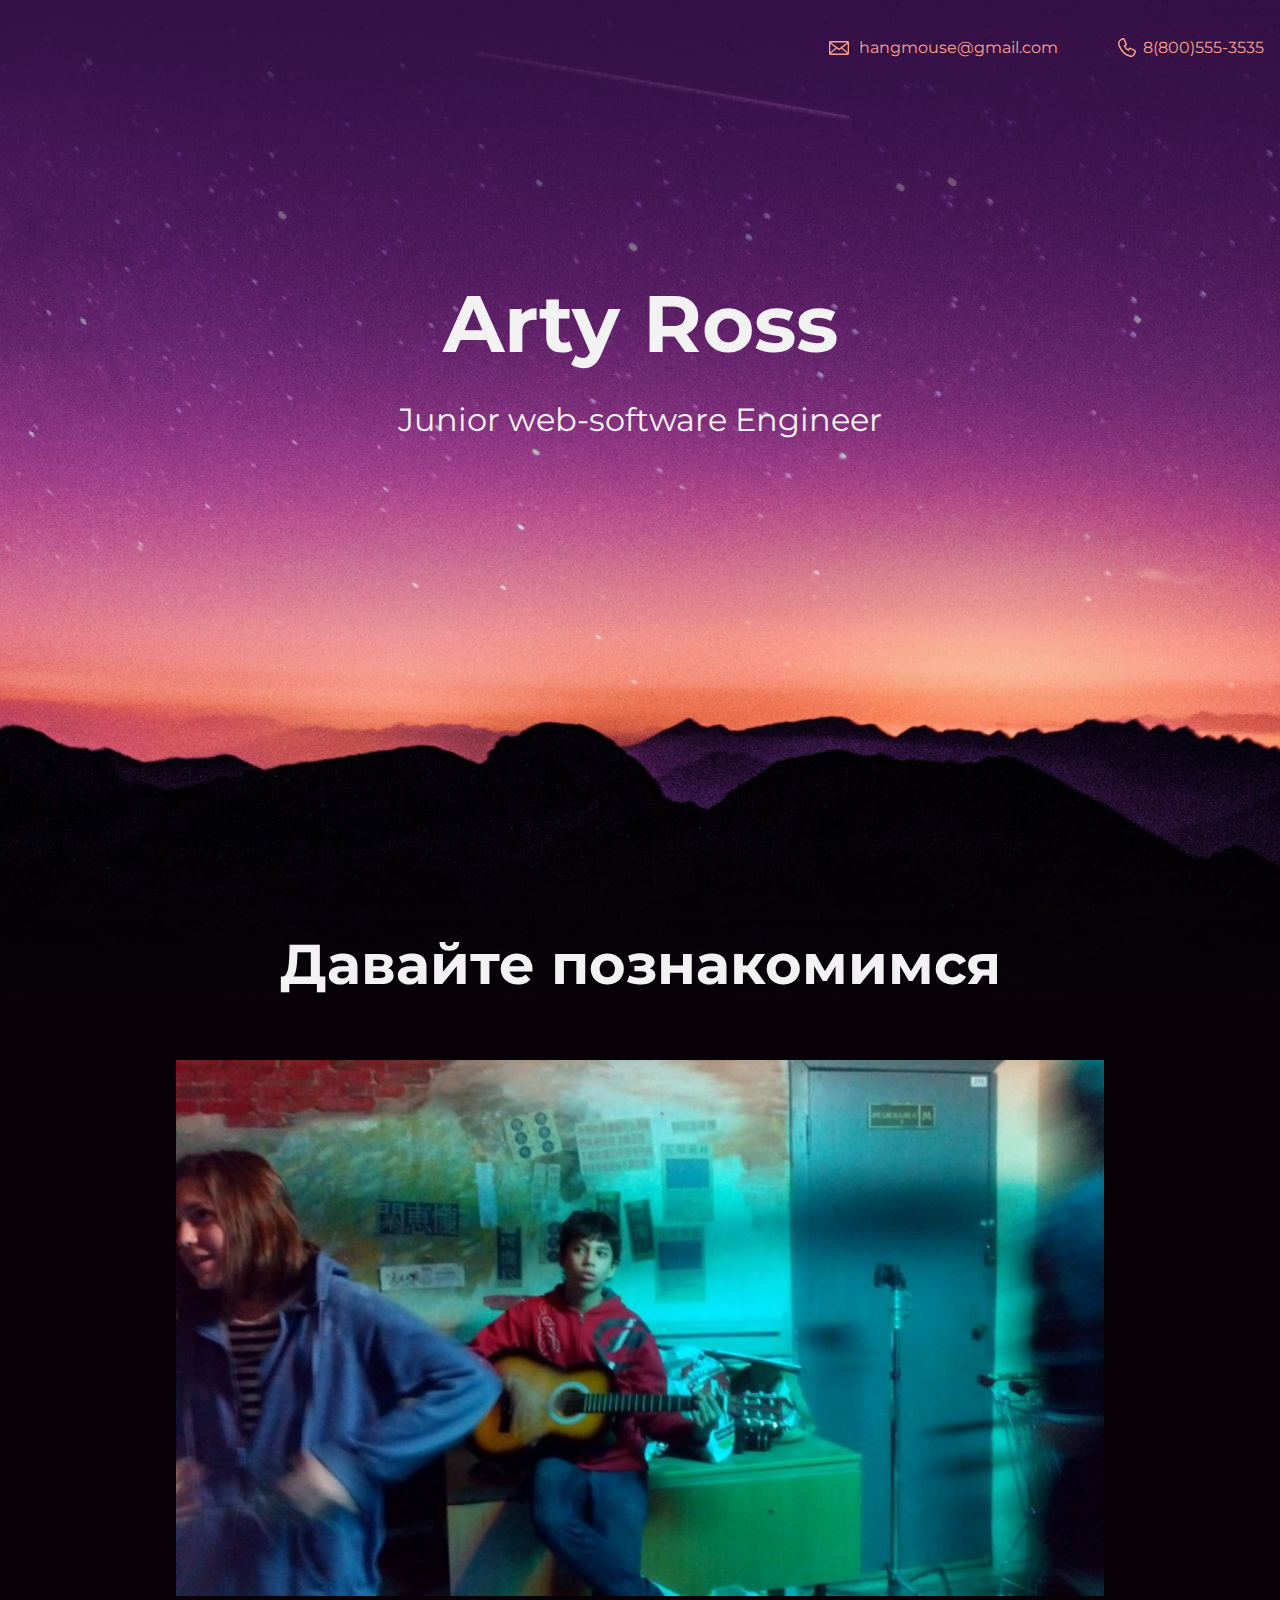
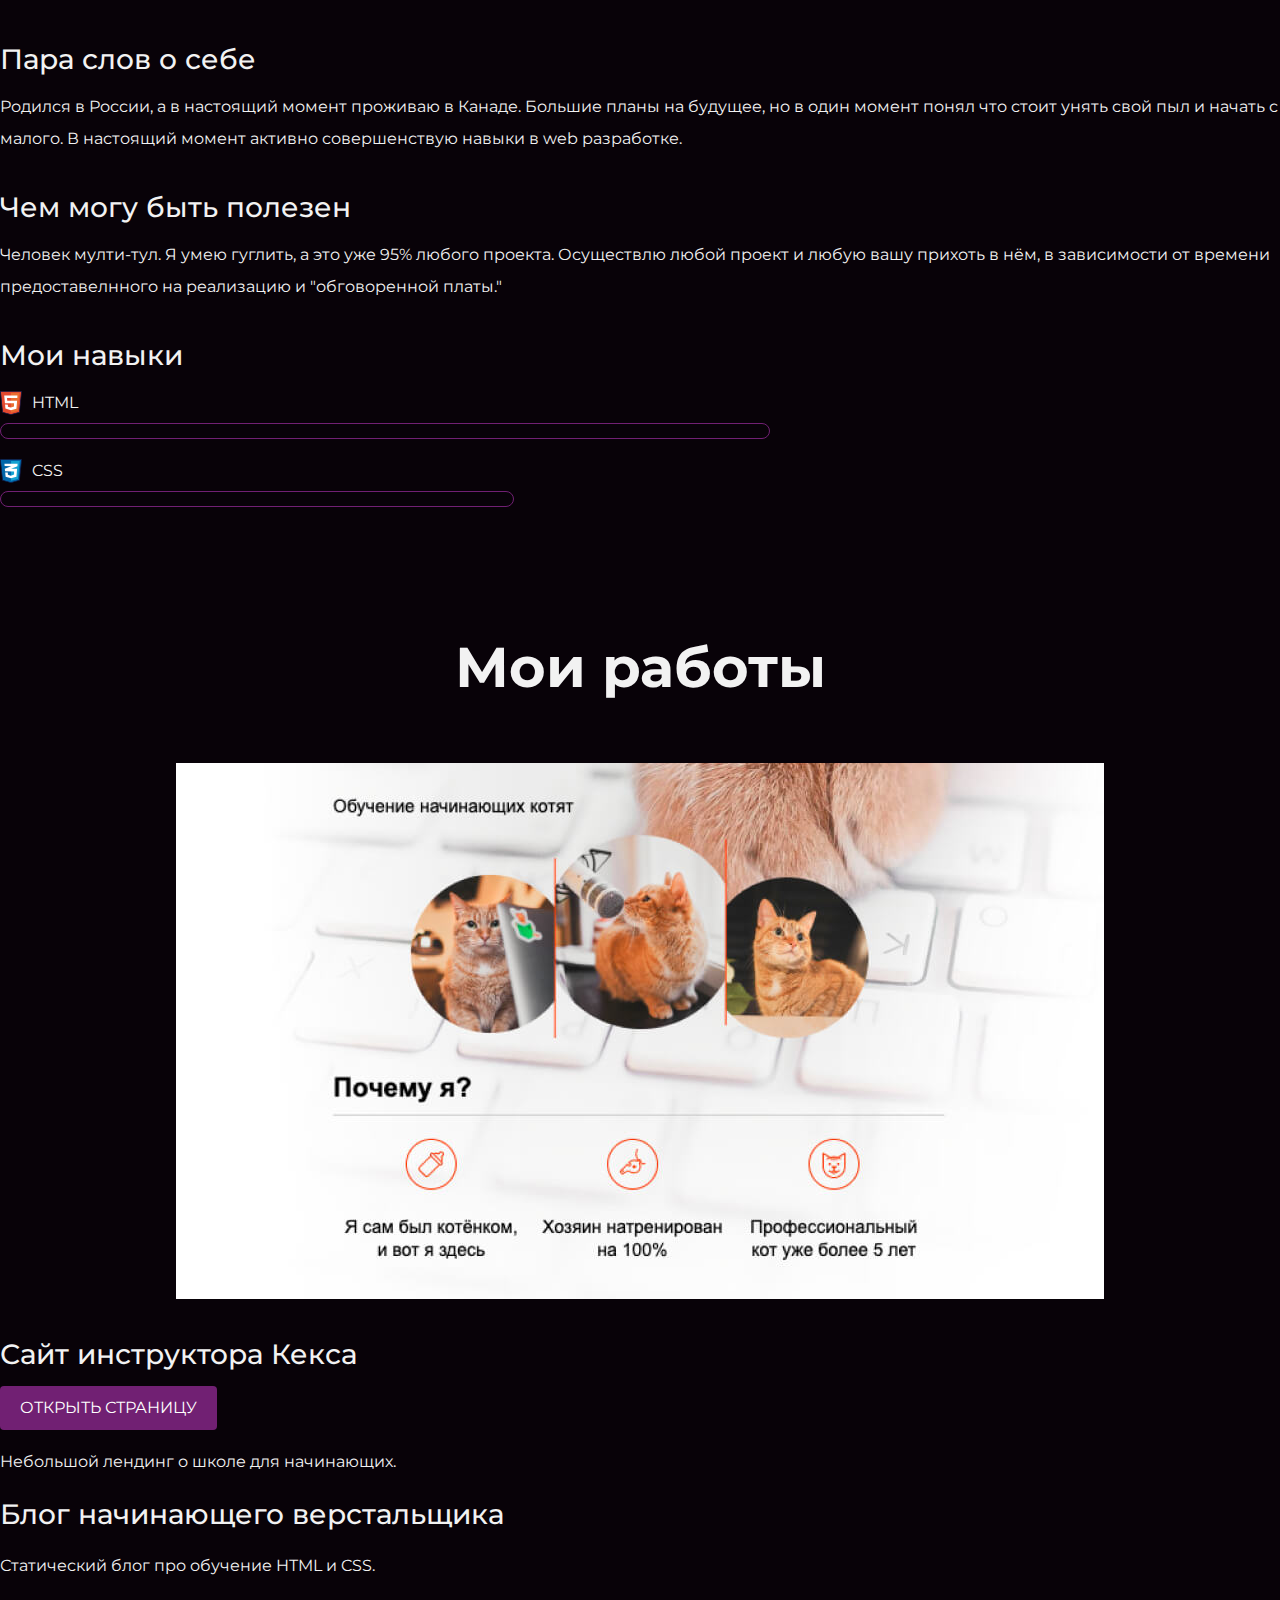
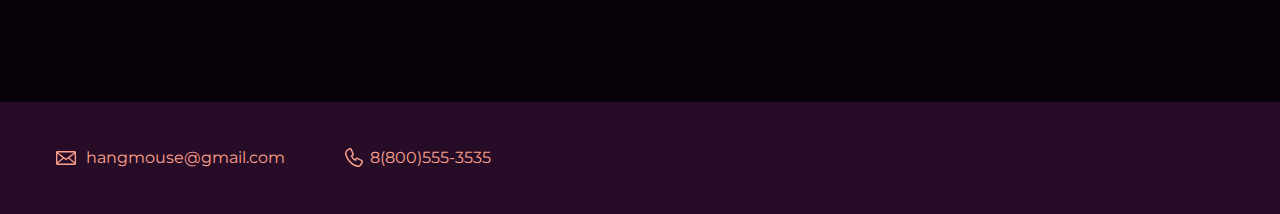
<file: index.html>
<!DOCTYPE html>
<html lang="ru">
  <head>
    <meta charset="UTF-8">
    <link rel="stylesheet" href="style.css">
    <title>Портфолио Junior верстальщика</title>
    <link href="https://fonts.googleapis.com/css?family=Montserrat:400,500,700|Old+Standard+TT&display=swap&subset=cyrillic" rel="stylesheet">
  </head>

  <body>
    <header class="page-header">
      <div class="container">
        <a class="header-email" href="mailto:hangmouse@gmail.com">
          hangmouse@gmail.com
        </a>
        <a class="header-phone" href="tel:+78005553535">
          8(800)555-3535
        </a>
      </div>
    </header>

    <section class="hero-image">
      <h1 class="heading">Arty Ross</h1>
      <p class="sub-heading">Junior web-software Engineer</p>
    </section>

    <section class="intro">
      <div>
        <h2 class="subheading">Давайте познакомимся</h2>
        <figure class="user-image">
          <img src="files/user.jpg" width="928" height="536" alt="Фотография меня.">
        </figure>
        <div>
          <h3>Пара слов о себе</h3>
          <p>
            Родился в России, а в настоящий момент проживаю в Канаде. Большие планы на будущее, но в один момент понял что 
            стоит унять свой пыл и начать с малого. В настоящий момент активно совершенствую навыки в 
            web разработке.
          </p>
        </div>
        <div>
          <h3>Чем могу быть полезен</h3>
          <p>
            Человек мулти-тул. Я умею гуглить, а это уже 95% любого проекта.
            Осуществлю любой проект и любую вашу прихоть в нём, в зависимости от времени предоставелнного на реализацию
            и "обговоренной платы."
          </p>
        </div>
        <div class="skills">
          <h3>Мои навыки</h3>
          <dl class="skills-list">
            <dt class="skill-html">HTML</dt>
            <dd class="level" style="width: 60%;">60%</dd>
            <dt class="skill-css">CSS</dt>
            <dd class="level" style="width: 40%;">40%</dd>
          </dl>
        </div>
      </div>
    </section>

    <section class="portfolio">
      <h2 class="subheading">Мои работы</h2>
      <figure class="project-image">
        <img src="files/project.jpg" width="928" height="536" alt="Сайт инстуктора Кекса">
      </figure>
      <h3>Сайт инструктора Кекса</h3>
      <a class="button" href="source/project/index.html">Открыть страницу</a>
      <p>Небольшой лендинг о школе для начинающих.</p>

      <h3>Блог начинающего верстальщика</h3>
      <p>Статический блог про обучение HTML и CSS.</p>
    </section>

    <footer class="page-footer">
      <div>
        <a href="mailto:hangmouse@gmail.com" class="footer-email">
          hangmouse@gmail.com
        </a>
        <a href="tel:+78005553535" class="footer-phone">
          8(800)555-3535
        </a>
      </div>
    </footer>
  </body>
</html>
</file>
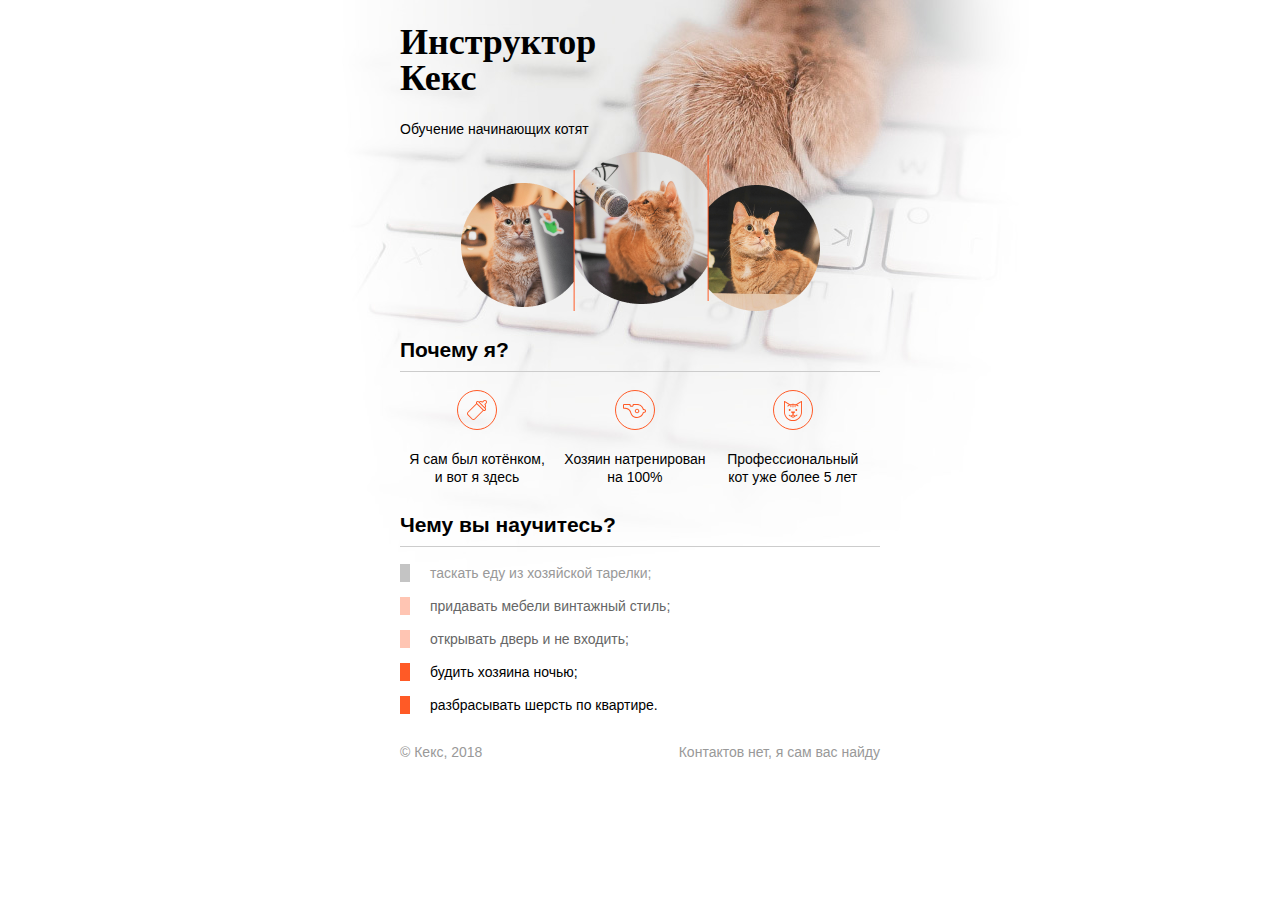
<file: source/project/index.html>
<!DOCTYPE html>
<html lang="ru">
  <head>
    <meta charset="utf-8">
    <title>Инструктор Кекс</title>
    <link rel="stylesheet" href="style.css">
  </head>
  <body>
    <div class="container">
      <header class="site-header">
        <h1>Инструктор Кекс</h1>
        <p>Обучение начинающих котят</p>
        <img src="img/keks.png">
      </header>

      <section class="features">
        <h2>Почему я?</h2>
        <p class="feature-kitten">Я сам был котёнком, и вот я здесь</p>
        <p class="feature-train">Хозяин натренирован на 100%</p>
        <p class="feature-cat">Профессиональный кот уже более 5 лет</p>
      </section>

      <section class="skills">
        <h2>Чему вы научитесь?</h2>
        <ul class="skills-list">
          <li class="skills-item">таскать еду из хозяйской тарелки;</li>
          <li class="skills-item standart">придавать мебели винтажный стиль;</li>
          <li class="skills-item standart">открывать дверь и не входить;</li>
          <li class="skills-item vip">будить хозяина ночью;</li>
          <li class="skills-item vip">разбрасывать шерсть по квартире.</li>
        </ul>
      </section>

      <footer class="site-footer">
        <p>© Кекс, 2018</p>
        <p>Контактов нет, я сам вас найду</p>
      </footer>
    </div>
  </body>
</html>
</file>
<file: style.css>
body {
  margin: 0;
  min-width: 960px;
  font-family: "Montserrat", "Helvetica", "Arial", sans-serif;
  font-size: 16px;
  line-height: 32px;
  color: #f2f2f2;
  background-color: #080208;
  background-image: url("img/hero-bg.jpg");
  background-repeat: no-repeat;
  background-position: top center;
}

.container {
  max-width: 928px;
  margin: 0 auto;
  padding: 0 16px;
}

.page-header {
  margin: 0 0 180px;
  padding: 32px 0 32px;
}

.page-header .container,
.page-footer .container {
  max-width: 1408px;
  text-align: right;
}

.page-header a {
  margin-left: 56px;
  color: #fea18d;
  text-decoration: none;
  background-repeat: no-repeat;
  background-position: left;
}

.header-email {
  padding-left: 30px;
  background-image: url("img/icon-email.svg");
}

.header-phone {
  padding-left: 25px;
  background-image: url("img/icon-phone.svg");
}

.hero-image {
  margin-bottom: 480px;
}

.hero-image .container {
  max-width: 1408px;
  text-align: center;
}

.heading {
  margin: 0 0 24px;
  text-align: center;
  font-size: 80px;
  line-height: 96px;
}

.sub-heading {
  text-align: center;
}

.hero-image p {
  margin: 0;
  font-size: 32px;
  line-height: 48px;
}

.intro {
  margin: 0 0 120px;
}

.subheading {
  margin: 0 0 56px;
  font-size: 56px;
  line-height: 80px;
  text-align: center;
}

.user-image {
  margin: 0 0 32px;
  text-align: center;
}


.intro h3,
.portfolio h3 {
  margin: 0 0 12px;
  font-size: 28px;
  line-height: 40px;
  font-weight: 500;
}

.intro p {
  margin: 0 0 32px;
}

.skills-list {
  margin: 0;
  padding: 0;
}

.skills-list dt {
  padding-left: 32px;
  background-repeat: no-repeat;
  background-position: left;
}

.skill-html {
  background-image: url("img/icon-html.svg");
}

.skill-css {
  background-image: url("img/icon-css.svg");
}

.level {
  margin: 4px 0 16px;
  padding: 0;
  height: 14px;
  font-size: 0;
  background-color: #080208;
  border: 1px solid #712073;
  border-radius: 8px;
}

.level div {
  margin: 1px;
  height: 12px;
  background-color: #fea18d;
  border-radius: 6px;
}

.portfolio {
  margin: 0 0 120px;
}

.projects {
  margin: 0;
  padding: 0;
  list-style: none;
}

.projects li {
  margin: 0 0 80px;
}

.project-image {
  margin: 0 0 24px;
  text-align: center;
}

.projects p {
  margin: 0 0 24px;
}

.button {
  padding: 6px 20px;
  display: inline-block;
  vertical-align: baseline;
  text-decoration: none;
  text-transform: uppercase;
  border-radius: 4px;
  background-color: #712073;
  color: #ffffff;
}

.page-footer {
  padding: 40px 0;
  background-color: #260c26;
}

.page-footer a {
  margin-left: 56px;
  color: #fea18d;
  text-decoration: none;
  background-repeat: no-repeat;
  background-position: left;
}

.footer-email {
  padding-left: 30px;
  background-image: url("img/icon-email.svg");
}

.footer-phone {
  padding-left: 25px;
  background-image: url("img/icon-phone.svg");
}
</file>
<file: source/project/style.css>
body {
  padding: 0;
  font-family: "Arial", sans-serif;
  font-size: 14px;
  line-height: 18px;
  color: #000000;
  background: #ffffff url("img/keks-background.jpg") no-repeat 50% 0;
}

h1 {
  width: 260px;
  font-family: "Georgia", serif;
  font-size: 36px;
  line-height: 36px;
}

h2 {
  padding-bottom: 12px;
  border-bottom: 1px solid #cccccc;
}

.site-header {
  margin-bottom: 30px;
}

.skills-item {
  margin-bottom: 15px;
  padding-left: 20px;
  border-left: 10px solid #c4c4c4;
  color: #999999;
}

.standart {
  border-color: #ffc5b3;
  color: #666666;
}

/* Добавьте правило ниже */

.vip {
  border-color: #ff5a26;
  color: #000000;
}

.container {
  width: 480px;
  margin: 0 auto;
}

.site-header img {
  display: block;
  margin: 0 auto;
}

.features {
  margin-bottom: 30px;
}

.features p {
  display: inline-block;
  vertical-align: top;
  width: 30%;
  margin: 0 5px;
  text-align: center;
  background-repeat: no-repeat;
  background-position: center top;
}

.feature-kitten {
  padding-top: 60px;
  background-image: url("img/bottle.svg");
}

.feature-cat {
  padding-top: 60px;
  background-image: url("img/cat.svg");
}

.feature-train {
  padding-top: 60px;
  background-image: url("img/whistle.svg");
}

.skills-list {
  padding: 0;
  list-style: none;
}

.site-footer {
  display: flex;
  justify-content: space-between;
  color: #999999;
}
</file>
